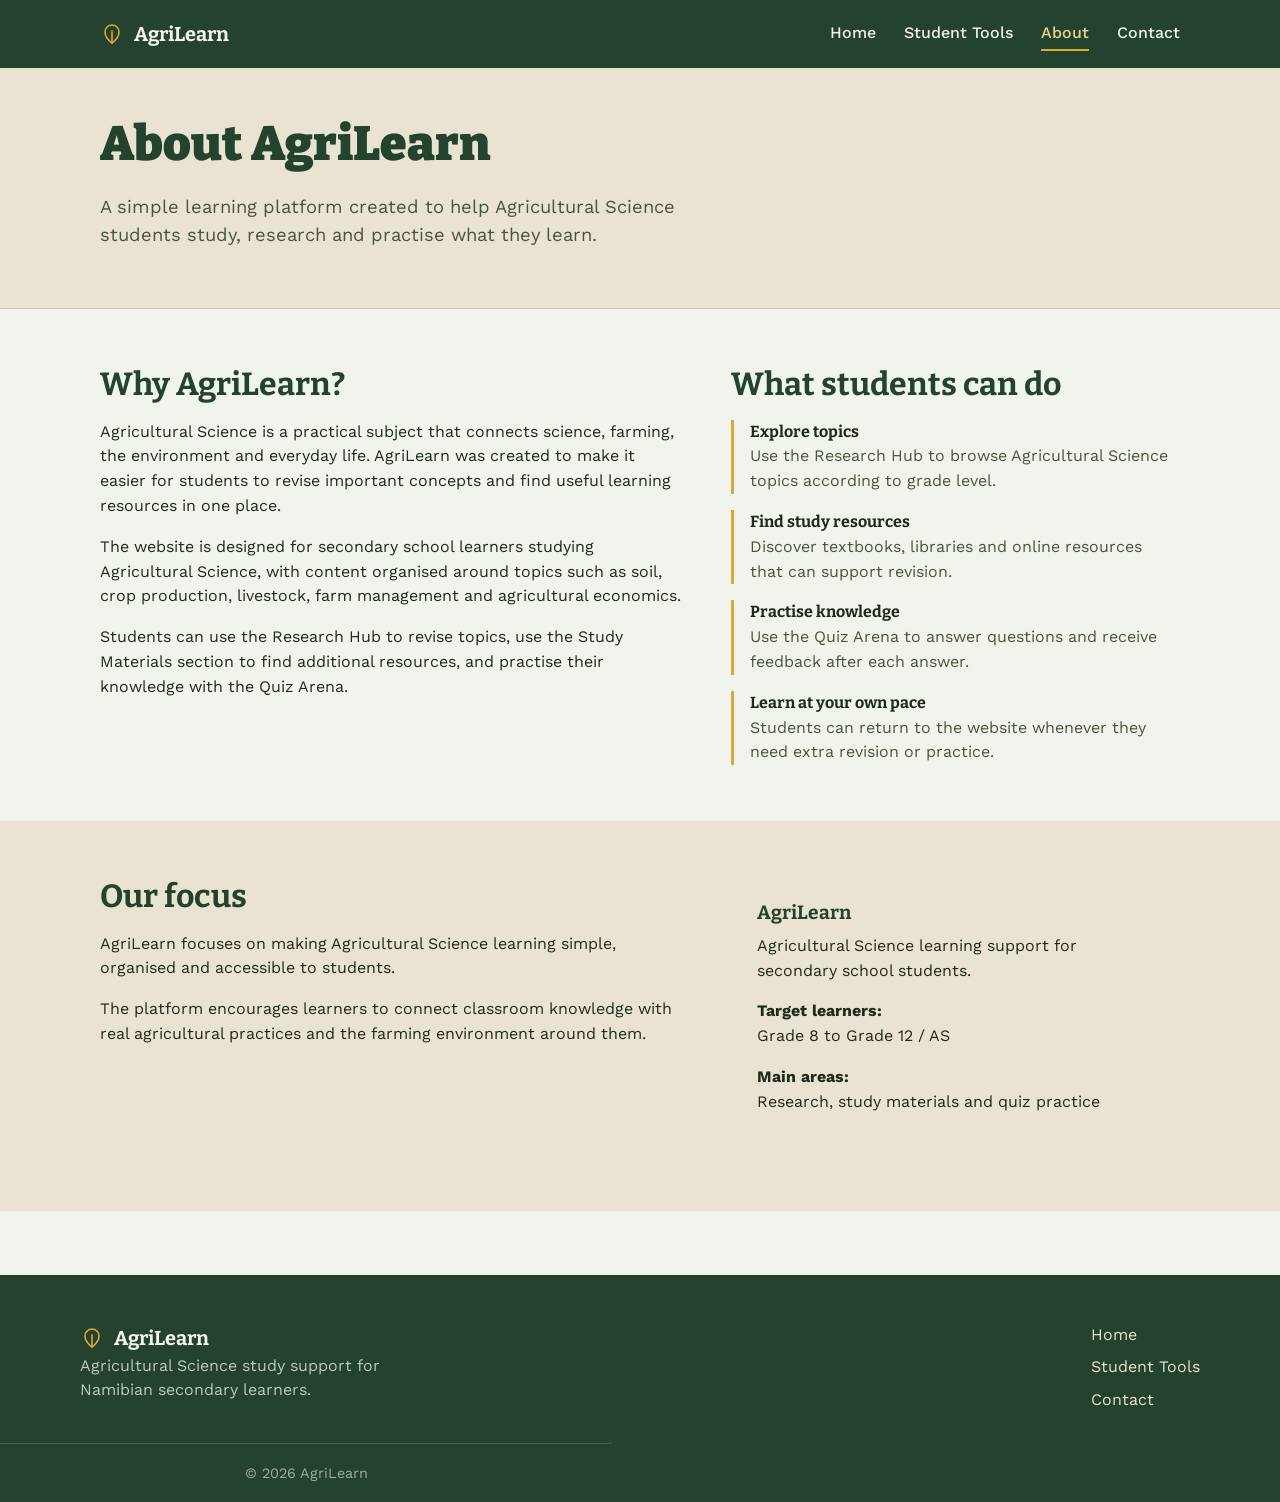
<file: about.html>
<!DOCTYPE html>
<html lang="en">

<head>

<meta charset="UTF-8">

<meta name="viewport" content="width=device-width, initial-scale=1.0">

<title>About - AgriLearn</title>

<link rel="stylesheet" href="css/style.css">

</head>


<body>


<header class="site-header">

<div class="container header-inner">


<a href="index.html" class="logo">

<svg class="logo-icon"
viewBox="0 0 24 24"
fill="none"
stroke="currentColor"
stroke-width="1.6"
stroke-linecap="round"
stroke-linejoin="round">

<path d="M12 21c-4-3-7-7-7-11a7 7 0 0 1 14 0c0 4-3 8-7 11Z"/>

<path d="M12 21V9"/>

</svg>

<span>AgriLearn</span>

</a>


<button class="nav-toggle"
id="navToggle"
aria-expanded="false"
aria-label="Open menu">

<span></span>
<span></span>
<span></span>

</button>


<nav class="primary-nav" id="primaryNav">

<ul>

<li>
<a href="index.html">Home</a>
</li>

<li>
<a href="student-tools.html">Student Tools</a>
</li>

<li>
<a href="about.html" aria-current="page">About</a>
</li>

<li>
<a href="contact.html">Contact</a>
</li>

</ul>

</nav>


</div>

</header>



<main>


<section class="page-head">

<div class="container">

<h1>About AgriLearn</h1>

<p class="lede">
A simple learning platform created to help
Agricultural Science students study, research
and practise what they learn.
</p>

</div>

</section>



<section>

<div class="container">


<div class="about-grid">


<div>


<h2>
Why AgriLearn?
</h2>


<p>
Agricultural Science is a practical subject that
connects science, farming, the environment and
everyday life. AgriLearn was created to make it
easier for students to revise important concepts
and find useful learning resources in one place.
</p>


<p>
The website is designed for secondary school
learners studying Agricultural Science, with
content organised around topics such as soil,
crop production, livestock, farm management
and agricultural economics.
</p>


<p>
Students can use the Research Hub to revise
topics, use the Study Materials section to find
additional resources, and practise their knowledge
with the Quiz Arena.
</p>


</div>



<div>


<h2>
What students can do
</h2>


<ul class="about-list">


<li>

<strong>
Explore topics
</strong>

Use the Research Hub to browse Agricultural
Science topics according to grade level.

</li>


<li>

<strong>
Find study resources
</strong>

Discover textbooks, libraries and online
resources that can support revision.

</li>


<li>

<strong>
Practise knowledge
</strong>

Use the Quiz Arena to answer questions and
receive feedback after each answer.

</li>


<li>

<strong>
Learn at your own pace
</strong>

Students can return to the website whenever
they need extra revision or practice.

</li>


</ul>


</div>


</div>


</div>

</section>



<section class="section-alt">


<div class="container">


<div class="about-grid">


<div>


<h2>
Our focus
</h2>


<p>
AgriLearn focuses on making Agricultural Science
learning simple, organised and accessible to
students.
</p>


<p>
The platform encourages learners to connect
classroom knowledge with real agricultural
practices and the farming environment around
them.
</p>


</div>



<div class="credit-box">


<h3>
AgriLearn
</h3>


<p>
Agricultural Science learning support for
secondary school students.
</p>


<p>
<strong>Target learners:</strong><br>
Grade 8 to Grade 12 / AS
</p>


<p>
<strong>Main areas:</strong><br>
Research, study materials and quiz practice
</p>


</div>


</div>


</div>

</section>


</main>



<footer class="site-footer">


<div class="container footer-inner">


<div>


<a href="index.html" class="logo">

<svg class="logo-icon"
viewBox="0 0 24 24"
fill="none"
stroke="currentColor"
stroke-width="1.6"
stroke-linecap="round"
stroke-linejoin="round">

<path d="M12 21c-4-3-7-7-7-11a7 7 0 0 1 14 0c0 4-3 8-7 11Z"/>

<path d="M12 21V9"/>

</svg>

<span>AgriLearn</span>

</a>


<p>
Agricultural Science study support for
Namibian secondary learners.
</p>


</div>



<nav class="footer-nav">


<a href="index.html">
Home
</a>


<a href="student-tools.html">
Student Tools
</a>


<a href="contact.html">
Contact
</a>


</nav>


</div>



<p class="footer-bottom">

© <span id="year"></span> AgriLearn

</p>


</footer>



<script src="js/main.js"></script>


</body>

</html>
</file>
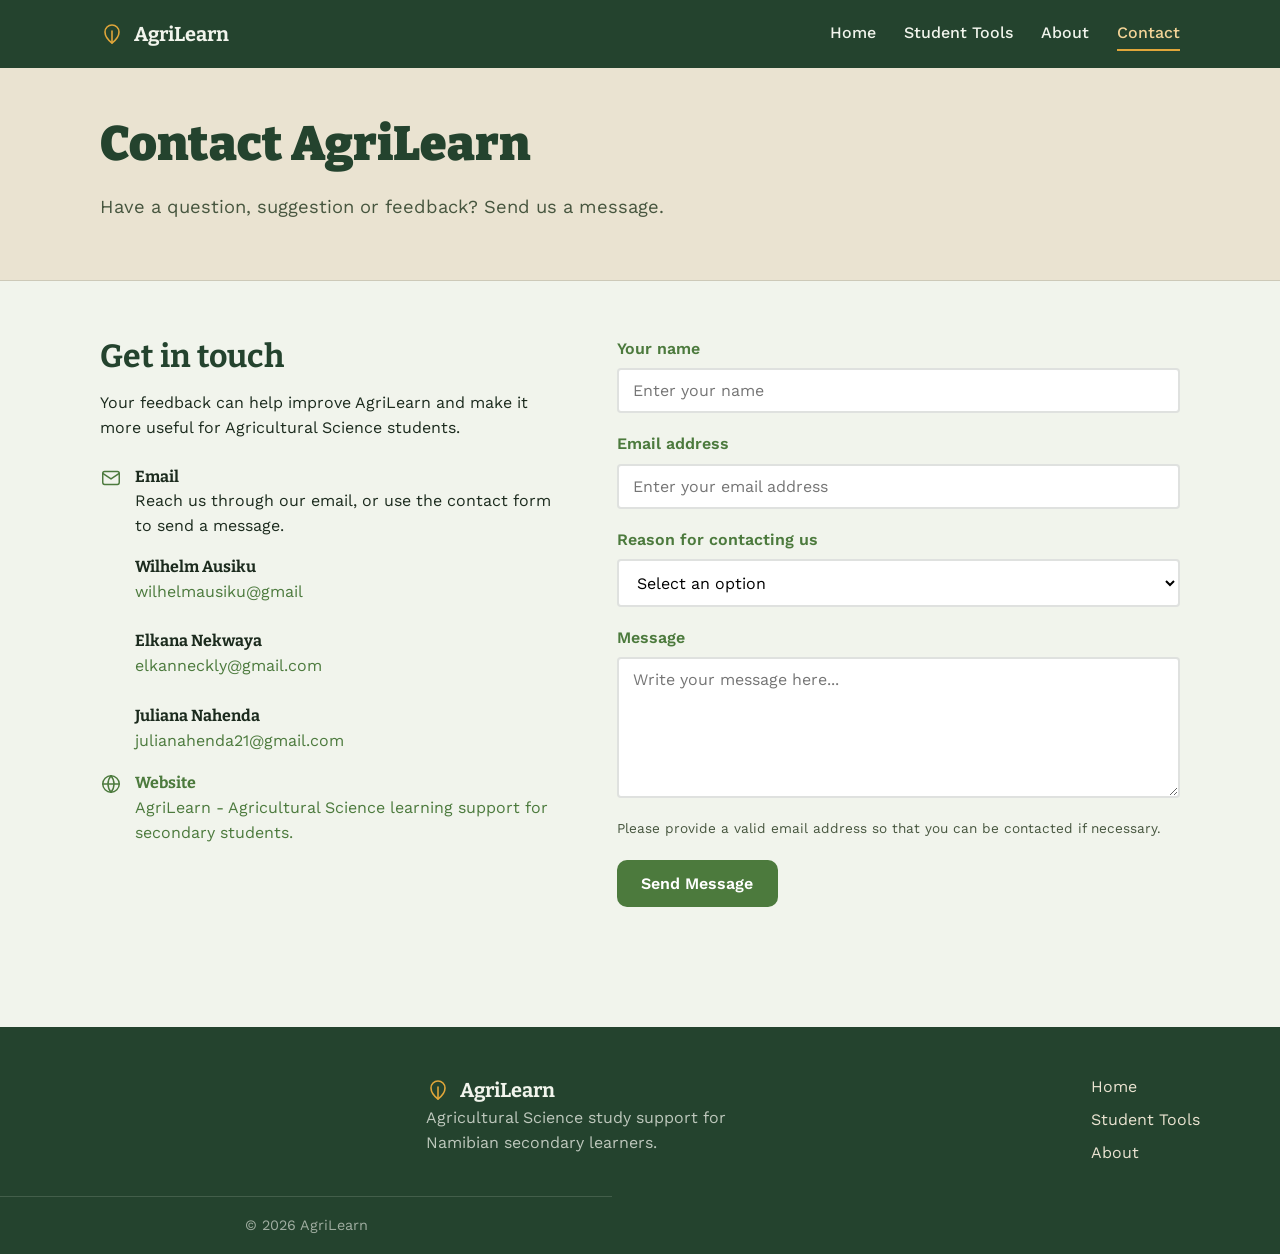
<file: contact.html>
<!DOCTYPE html>
<html lang="en">

<head>

<meta charset="UTF-8">

<meta name="viewport" content="width=device-width, initial-scale=1.0">

<title>Contact - AgriLearn</title>

<link rel="stylesheet" href="css/style.css">

</head>


<body>


<header class="site-header">

<div class="container header-inner">


<a href="index.html" class="logo">

<svg class="logo-icon"
viewBox="0 0 24 24"
fill="none"
stroke="currentColor"
stroke-width="1.6"
stroke-linecap="round"
stroke-linejoin="round">

<path d="M12 21c-4-3-7-7-7-11a7 7 0 0 1 14 0c0 4-3 8-7 11Z"/>

<path d="M12 21V9"/>

</svg>

<span>AgriLearn</span>

</a>


<button class="nav-toggle"
id="navToggle"
aria-expanded="false"
aria-label="Open menu">

<span></span>
<span></span>
<span></span>

</button>


<nav class="primary-nav" id="primaryNav">

<ul>

<li>
<a href="index.html">Home</a>
</li>

<li>
<a href="student-tools.html">Student Tools</a>
</li>

<li>
<a href="about.html">About</a>
</li>

<li>
<a href="contact.html" aria-current="page">Contact</a>
</li>

</ul>

</nav>


</div>

</header>



<main>


<section class="page-head">

<div class="container">

<h1>Contact AgriLearn</h1>

<p class="lede">
Have a question, suggestion or feedback?
Send us a message.
</p>

</div>

</section>



<section>


<div class="container">


<div class="contact-grid">


<div>


<h2>
Get in touch
</h2>


<p>
Your feedback can help improve AgriLearn and
make it more useful for Agricultural Science
students.
</p>


<ul class="contact-info-list">


<li>

<svg viewBox="0 0 24 24"
fill="none"
stroke="currentColor"
stroke-width="1.6"
stroke-linecap="round"
stroke-linejoin="round">

<rect x="3" y="5" width="18" height="14" rx="2"/>

<path d="m3 7 9 6 9-6"/>

</svg>


<div>

<strong>Email</strong>

<p>
Reach us through our email, or use the contact form to send a message.
</p>
  <strong>Wilhelm Ausiku</strong>
<a href="mailto:wilhelmausiku@gmail.com"> wilhelmausiku@gmail </a>
  <br></br>
  <strong>Elkana Nekwaya</strong>
 <a href="mailto:elkanneckly@gmail.com"> elkanneckly@gmail.com</a>
  <br></br>
  <strong>Juliana Nahenda</strong>
  <a href="mailto:julianahenda21@gmail.com"> julianahenda21@gmail.com
</div>
</li>

<li>
<svg viewBox="0 0 24 24"
fill="none"
stroke="currentColor"
stroke-width="1.6"
stroke-linecap="round"
stroke-linejoin="round">

<circle cx="12" cy="12" r="9"/>

<path d="M3 12h18"/>

<path d="M12 3a14 14 0 0 1 0 18"/>

<path d="M12 3a14 14 0 0 0 0 18"/>

</svg>


<div>

<strong>Website</strong>

<p>
AgriLearn - Agricultural Science learning
support for secondary students.
</p>

</div>

</li>


</ul>


</div>



<div>


<form id="contactForm">


<div class="form-group">

<label for="contactName">
Your name
</label>

<input
type="text"
id="contactName"
name="name"
placeholder="Enter your name"
required>

</div>



<div class="form-group">

<label for="contactEmail">
Email address
</label>

<input
type="email"
id="contactEmail"
name="email"
placeholder="Enter your email address"
required>

</div>



<div class="form-group">

<label for="contactTopic">
Reason for contacting us
</label>

<select id="contactTopic"
name="topic"
required>

<option value="">
Select an option
</option>

<option value="Question">
Question
</option>

<option value="Suggestion">
Suggestion
</option>

<option value="Feedback">
Feedback
</option>

<option value="Other">
Other
</option>

</select>

</div>



<div class="form-group">

<label for="contactMessage">
Message
</label>

<textarea
id="contactMessage"
name="message"
rows="6"
placeholder="Write your message here..."
required></textarea>

</div>



<p class="form-note">
Please provide a valid email address so that
you can be contacted if necessary.
</p>



<button type="submit"
class="btn btn-leaf">

Send Message

</button>



<div id="formStatus"
class="form-status">

</div>


</form>


</div>


</div>


</div>

</section>


</main>



<footer class="site-footer">


<div class="container footer-inner">


<div>


<a href="index.html" class="logo">

<svg class="logo-icon"
viewBox="0 0 24 24"
fill="none"
stroke="currentColor"
stroke-width="1.6"
stroke-linecap="round"
stroke-linejoin="round">

<path d="M12 21c-4-3-7-7-7-11a7 7 0 0 1 14 0c0 4-3 8-7 11Z"/>

<path d="M12 21V9"/>

</svg>

<span>AgriLearn</span>

</a>


<p>
Agricultural Science study support for
Namibian secondary learners.
</p>


</div>



<nav class="footer-nav">


<a href="index.html">
Home
</a>


<a href="student-tools.html">
Student Tools
</a>


<a href="about.html">
About
</a>


</nav>


</div>



<p class="footer-bottom">

© <span id="year"></span> AgriLearn

</p>


</footer>



<script src="js/main.js"></script>


</body>

</html>
</file>
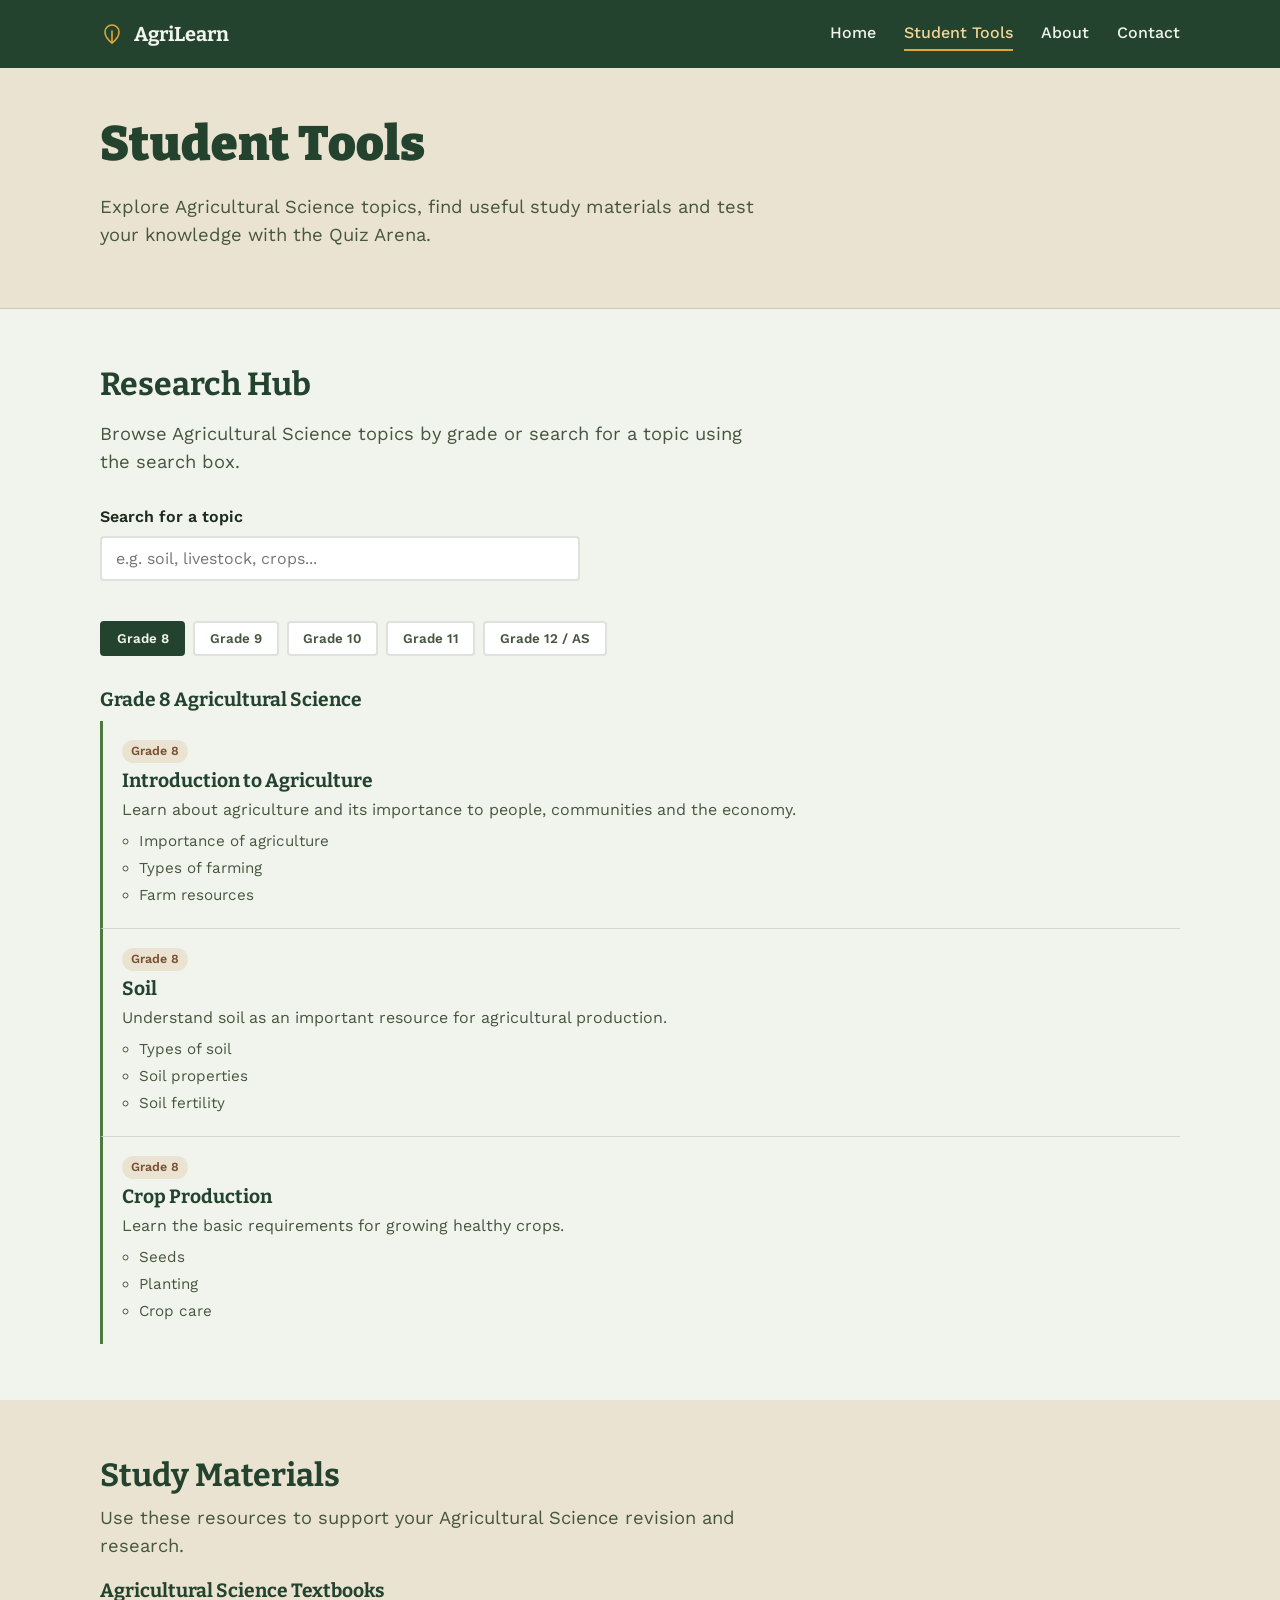
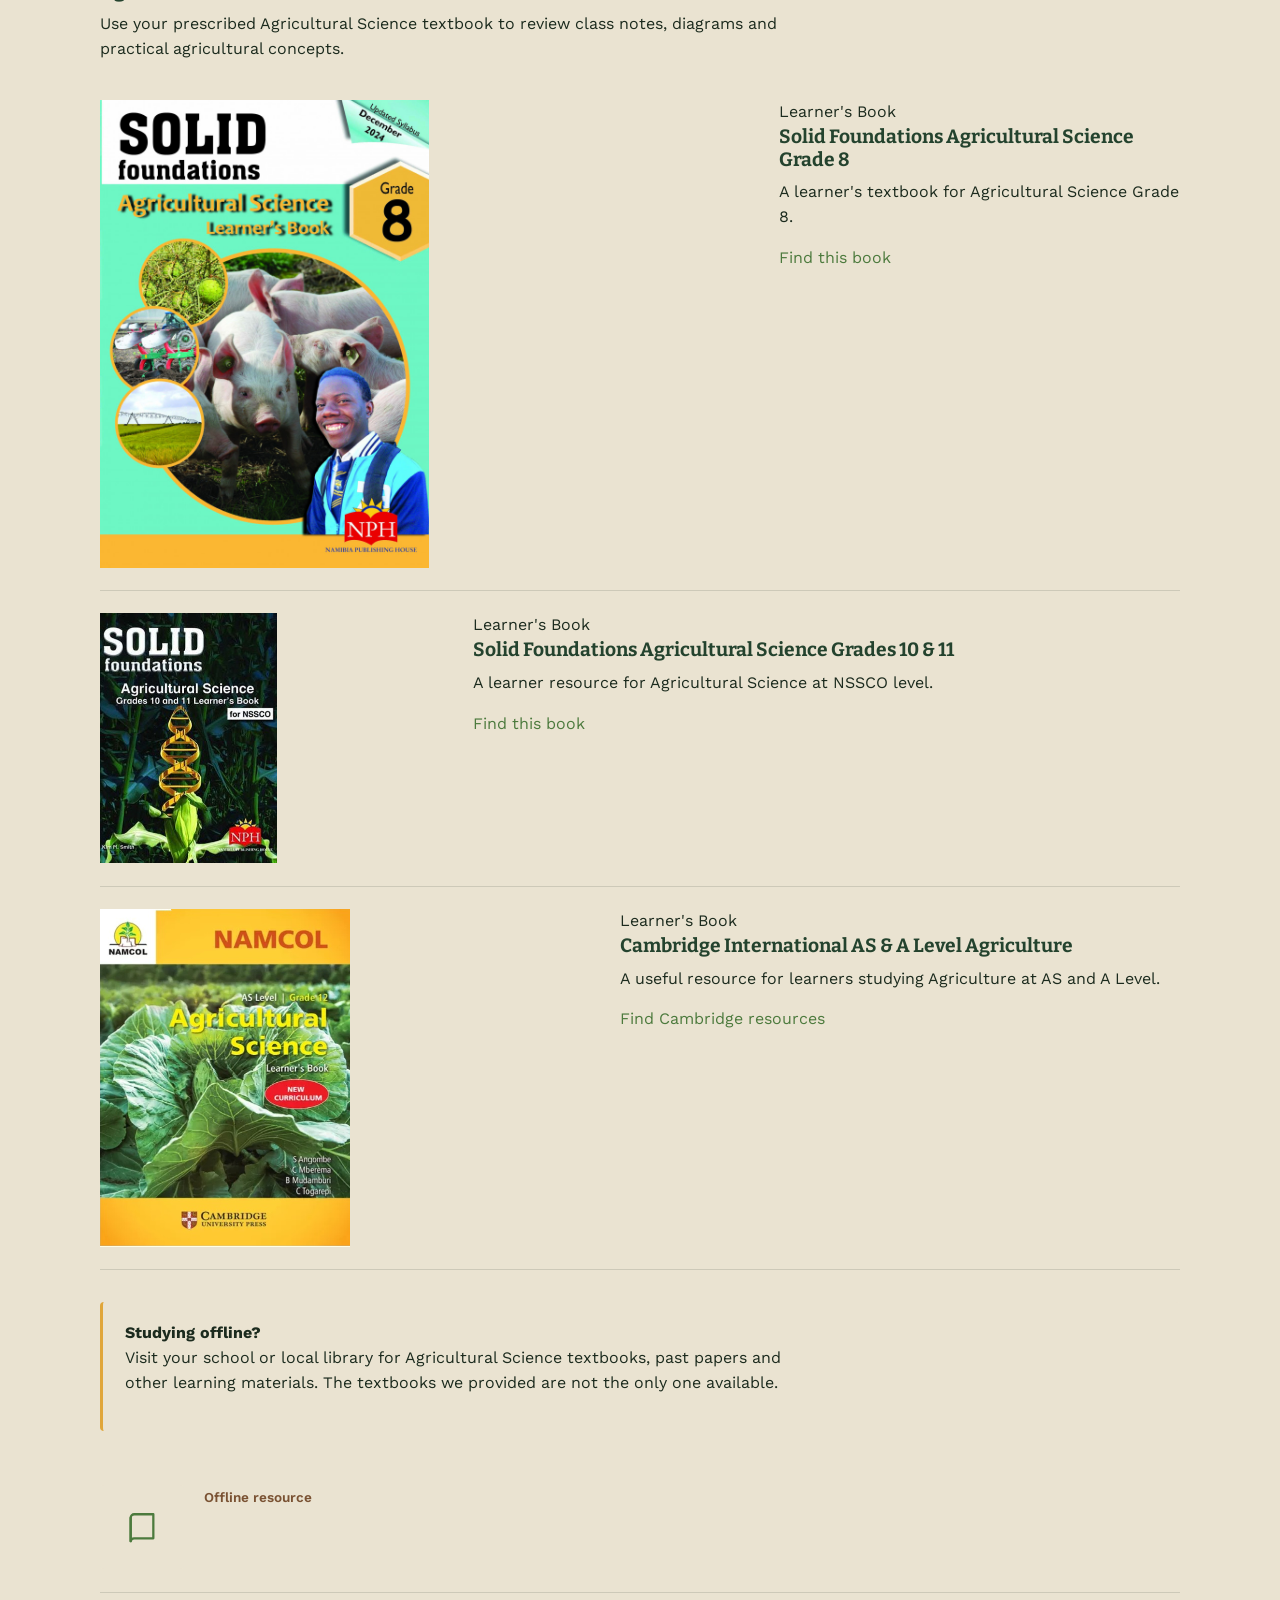
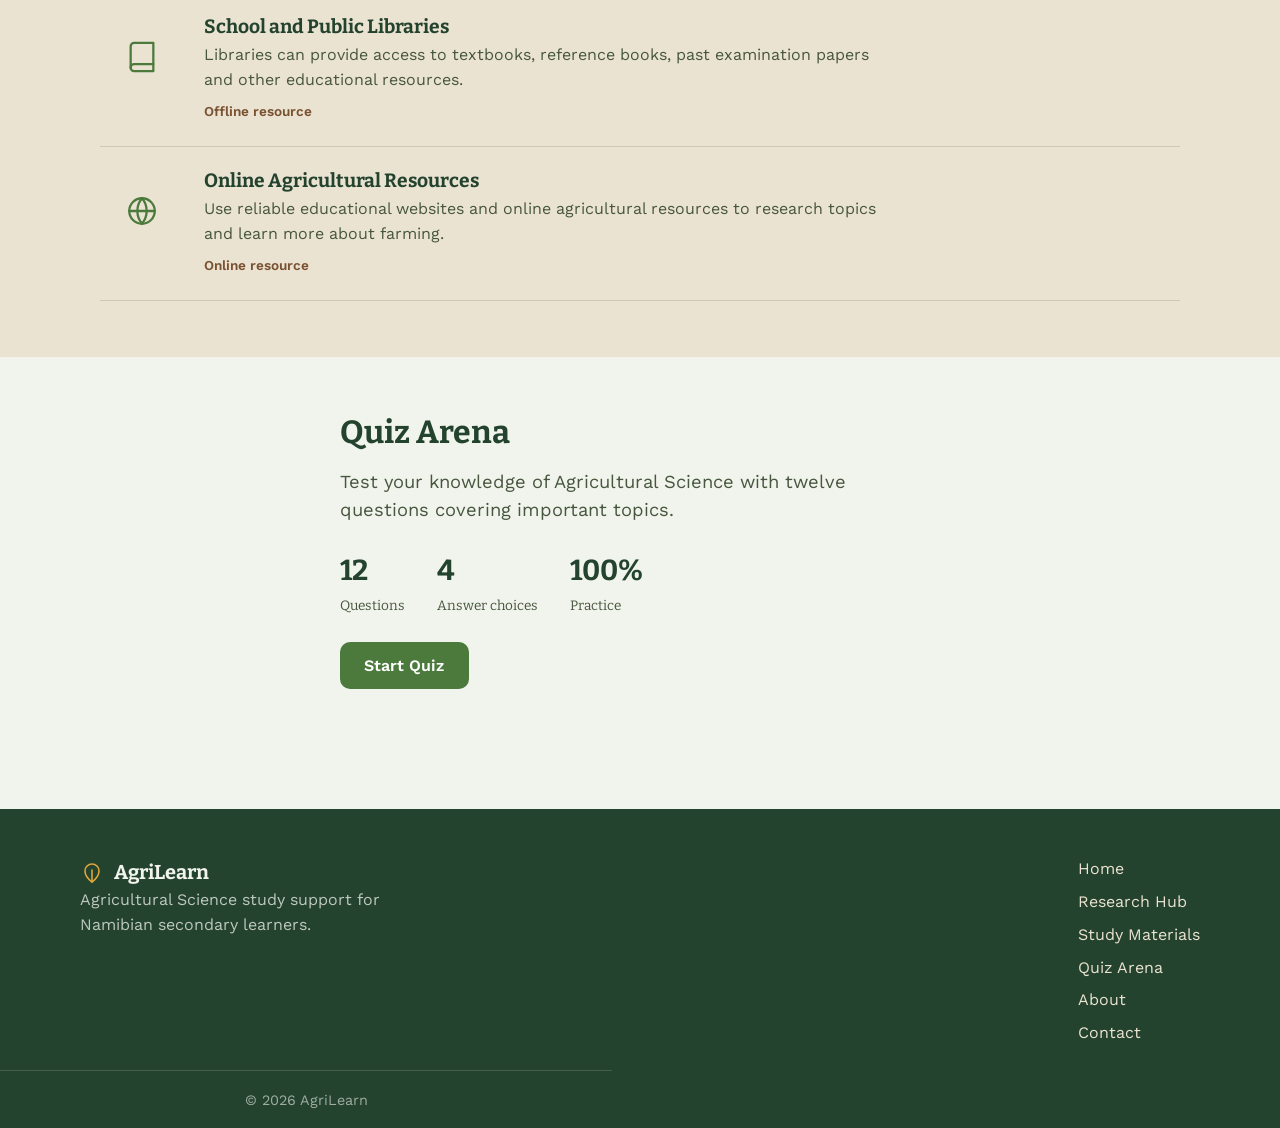
<file: student-tools.html>
<!DOCTYPE html>
<html lang="en">

<head>

<meta charset="UTF-8">

<meta name="viewport" content="width=device-width, initial-scale=1.0">

<title>Student Tools - AgriLearn</title>

<link rel="stylesheet" href="css/style.css">

</head>


<body>


<header class="site-header">

<div class="container header-inner">


<a href="index.html" class="logo">

<svg class="logo-icon"
viewBox="0 0 24 24"
fill="none"
stroke="currentColor"
stroke-width="1.6"
stroke-linecap="round"
stroke-linejoin="round">

<path d="M12 21c-4-3-7-7-7-11a7 7 0 0 1 14 0c0 4-3 8-7 11Z"/>

<path d="M12 21V9"/>

</svg>

<span>AgriLearn</span>

</a>


<button class="nav-toggle"
id="navToggle"
aria-expanded="false"
aria-label="Open menu">

<span></span>
<span></span>
<span></span>

</button>


<nav class="primary-nav" id="primaryNav">

<ul>

<li>
<a href="index.html">Home</a>
</li>

<li>
<a href="student-tools.html" aria-current="page">
Student Tools
</a>
</li>

<li>
<a href="about.html">About</a>
</li>

<li>
<a href="contact.html">Contact</a>
</li>

</ul>

</nav>


</div>

</header>



<main>


<section class="page-head">

<div class="container">

<h1>Student Tools</h1>

<p class="lede">
Explore Agricultural Science topics, find useful
study materials and test your knowledge with
the Quiz Arena.
</p>

</div>

</section>



<section id="research">

<div class="container">

<h2>Research Hub</h2>

<p class="lede">
Browse Agricultural Science topics by grade or
search for a topic using the search box.
</p>


<div class="hub-search">

<label for="topicSearch">
Search for a topic
</label>

<input
type="text"
id="topicSearch"
placeholder="e.g. soil, livestock, crops..."
>

</div>



<div class="grade-tabs">

<button class="grade-tab active"
data-grade="grade8"
aria-selected="true">

Grade 8

</button>


<button class="grade-tab"
data-grade="grade9"
aria-selected="false">

Grade 9

</button>


<button class="grade-tab"
data-grade="grade10"
aria-selected="false">

Grade 10

</button>


<button class="grade-tab"
data-grade="grade11"
aria-selected="false">

Grade 11

</button>


<button class="grade-tab"
data-grade="grade12"
aria-selected="false">

Grade 12 / AS

</button>

</div>



<div id="hubEmpty" class="hub-empty">

No topics were found. Try another search.

</div>



<div class="grade-panel"
data-panel="grade8">


<h3>Grade 8 Agricultural Science</h3>


<ul class="topic-list">


<li class="topic-item">

<span class="topic-grade-tag">
Grade 8
</span>

<h3>Introduction to Agriculture</h3>

<p>
Learn about agriculture and its importance
to people, communities and the economy.
</p>

<ul class="topic-subtopics">

<li>Importance of agriculture</li>
<li>Types of farming</li>
<li>Farm resources</li>

</ul>

</li>


<li class="topic-item">

<span class="topic-grade-tag">
Grade 8
</span>

<h3>Soil</h3>

<p>
Understand soil as an important resource
for agricultural production.
</p>

<ul class="topic-subtopics">

<li>Types of soil</li>
<li>Soil properties</li>
<li>Soil fertility</li>

</ul>

</li>


<li class="topic-item">

<span class="topic-grade-tag">
Grade 8
</span>

<h3>Crop Production</h3>

<p>
Learn the basic requirements for growing
healthy crops.
</p>

<ul class="topic-subtopics">

<li>Seeds</li>
<li>Planting</li>
<li>Crop care</li>

</ul>

</li>


</ul>

</div>



<div class="grade-panel"
data-panel="grade9"
hidden>


<h3>Grade 9 Agricultural Science</h3>


<ul class="topic-list">


<li class="topic-item">

<span class="topic-grade-tag">
Grade 9
</span>

<h3>Crop Production</h3>

<p>
Explore crop growth and the practices used
to improve agricultural production.
</p>

<ul class="topic-subtopics">

<li>Crop growth</li>
<li>Weeds</li>
<li>Pests and diseases</li>

</ul>

</li>


<li class="topic-item">

<span class="topic-grade-tag">
Grade 9
</span>

<h3>Livestock Production</h3>

<p>
Learn the basic principles of keeping
farm animals.
</p>

<ul class="topic-subtopics">

<li>Types of livestock</li>
<li>Animal housing</li>
<li>Animal nutrition</li>

</ul>

</li>


<li class="topic-item">

<span class="topic-grade-tag">
Grade 9
</span>

<h3>Farm Management</h3>

<p>
Understand how farmers organise and manage
their farm resources.
</p>

<ul class="topic-subtopics">

<li>Farm planning</li>
<li>Farm records</li>
<li>Farm resources</li>

</ul>

</li>


</ul>

</div>



<div class="grade-panel"
data-panel="grade10"
hidden>


<h3>Grade 10 Agricultural Science</h3>


<ul class="topic-list">


<li class="topic-item">

<span class="topic-grade-tag">
Grade 10
</span>

<h3>Soil Science</h3>

<p>
Study soil properties and how soil supports
plant growth.
</p>

<ul class="topic-subtopics">

<li>Soil profile</li>
<li>Soil texture</li>
<li>Soil structure</li>
<li>Soil conservation</li>

</ul>

</li>


<li class="topic-item">

<span class="topic-grade-tag">
Grade 10
</span>

<h3>Crop Production</h3>

<p>
Study crop production practices from planting
to harvesting.
</p>

<ul class="topic-subtopics">

<li>Crop selection</li>
<li>Planting methods</li>
<li>Crop protection</li>
<li>Harvesting</li>

</ul>

</li>


<li class="topic-item">

<span class="topic-grade-tag">
Grade 10
</span>

<h3>Animal Production</h3>

<p>
Learn about the management and production
of farm animals.
</p>

<ul class="topic-subtopics">

<li>Animal nutrition</li>
<li>Breeding</li>
<li>Animal health</li>

</ul>

</li>


</ul>

</div>



<div class="grade-panel"
data-panel="grade11"
hidden>


<h3>Grade 11 Agricultural Science</h3>


<ul class="topic-list">


<li class="topic-item">

<span class="topic-grade-tag">
Grade 11
</span>

<h3>Sustainable Agriculture</h3>

<p>
Explore ways of producing food while protecting
natural resources for future generations.
</p>

<ul class="topic-subtopics">

<li>Soil conservation</li>
<li>Water conservation</li>
<li>Environmental protection</li>

</ul>

</li>


<li class="topic-item">

<span class="topic-grade-tag">
Grade 11
</span>

<h3>Farm Economics</h3>

<p>
Understand basic economic principles used
in agricultural production.
</p>

<ul class="topic-subtopics">

<li>Farm income</li>
<li>Farm expenses</li>
<li>Profit and loss</li>

</ul>

</li>


<li class="topic-item">

<span class="topic-grade-tag">
Grade 11
</span>

<h3>Agricultural Marketing</h3>

<p>
Learn how agricultural products move from
the farmer to the consumer.
</p>

<ul class="topic-subtopics">

<li>Markets</li>
<li>Pricing</li>
<li>Value addition</li>

</ul>

</li>


</ul>

</div>



<div class="grade-panel"
data-panel="grade12"
hidden>


<h3>Grade 12 / AS Agricultural Science</h3>


<ul class="topic-list">


<li class="topic-item">

<span class="topic-grade-tag">
Grade 12 / AS
</span>

<h3>Crop Science</h3>

<p>
Study advanced crop production principles
and factors affecting crop performance.
</p>

<ul class="topic-subtopics">

<li>Crop improvement</li>
<li>Plant nutrition</li>
<li>Crop protection</li>
<li>Crop management</li>

</ul>

</li>


<li class="topic-item">

<span class="topic-grade-tag">
Grade 12 / AS
</span>

<h3>Animal Science</h3>

<p>
Explore animal production, nutrition,
breeding and health.
</p>

<ul class="topic-subtopics">

<li>Animal nutrition</li>
<li>Animal breeding</li>
<li>Animal health</li>
<li>Livestock management</li>

</ul>

</li>


<li class="topic-item">

<span class="topic-grade-tag">
Grade 12 / AS
</span>

<h3>Agricultural Economics</h3>

<p>
Understand economic decision-making in
agricultural production.
</p>

<ul class="topic-subtopics">

<li>Production costs</li>
<li>Farm budgeting</li>
<li>Marketing</li>
<li>Farm profitability</li>

</ul>

</li>


</ul>

</div>


</div>

</section>



<section id="materials" class="section-alt resource-section">

<div class="container">


<h2>Study Materials</h2>

<p class="lede">
Use these resources to support your Agricultural
Science revision and research.
</p>

<h3>Agricultural Science Textbooks</h3>
<p>
Use your prescribed Agricultural Science textbook
to review class notes, diagrams and practical
agricultural concepts.
</p>
    
<div class="resource-card">
    <div class="resource-image">
        <img
            src="images/solid-foundations8-learner's-book.jpeg"
            alt="Solid Foundations Agricultural Science Grade 8 Learner's Book"
            onerror="handleImgError(this)" >
    </div>
    <div class="resource-content">
        <span class="resource-type">Learner's Book</span>

        <h3>Solid Foundations Agricultural Science Grade 8</h3>
        <p>
            A learner's textbook for Agricultural Science Grade 8.
        </p>
        <a
            href="https://www.nph.com.na/books/solid-foundations-agricultural-science-grade-8-learners-book/1185"
            target="_blank"
            rel="noopener"
            class="text-link">
            Find this book
        </a>
    </div>
</div>

<div class="resource-card">
    <div class="resource-image">
        <img
            src="images/solidfoundations 10-11-learner'sbook.jpeg"
            alt="Solid Foundations Agricultural Science Grades 10 and 11 Learner's Book"
            onerror="handleImgError(this)" >
    </div>

    <div class="resource-content">
        <span class="resource-type">Learner's Book</span>
        <h3>Solid Foundations Agricultural Science Grades 10 &amp; 11</h3>
        <p>
            A learner resource for Agricultural Science at NSSCO level.
        </p>
        <a
            href="https://www.nph.com.na/products/schools?subjects%5B%5D=Agricultural%20Science"
            target="_blank"
            rel="noopener"
            class="text-link">
            Find this book
        </a>
    </div>
</div>

<div class="resource-card">
    <div class="resource-image">
        <img
            src="images/cambridge-as-level.jpg"
            alt="Cambridge International AS and A Level Agriculture Learner's Book"
            onerror="handleImgError(this)" >
    </div>

    <div class="resource-content">
        <span class="resource-type">Learner's Book</span>
        <h3>Cambridge International AS &amp; A Level Agriculture</h3>
        <p>
            A useful resource for learners studying Agriculture at AS and A Level.
        </p>
        <a
            href="https://www.cambridge.org/"
            target="_blank"
            rel="noopener"
            class="text-link">
            Find Cambridge resources
        </a>
    </div>
</div>

<div class="offline-note">

<strong>Studying offline?</strong>

<p>
Visit your school or local library for Agricultural
Science textbooks, past papers and other learning
materials. The textbooks we provided are not the only one available.
</p>
</div>

<ul class="resource-list">
<li class="resource-card">
    
<div class="resource-icon">

<svg viewBox="0 0 24 24"
fill="none"
stroke="currentColor"
stroke-width="1.6"
stroke-linecap="round"
stroke-linejoin="round">

<path d="M4 5.5A2.5 2.5 0 0 1 6.5 3H20v17H6.5A2.5 2.5 0 0 0 4 22V5.5Z"/>

<path d="M4 5.5V22"/>

</svg>

</div>

<div class="resource-body">

<span class="resource-meta">
Offline resource
</span>

</div>


</li>



<li class="resource-card">


<div class="resource-icon">

<svg viewBox="0 0 24 24"
fill="none"
stroke="currentColor"
stroke-width="1.6"
stroke-linecap="round"
stroke-linejoin="round">

<path d="M4 19.5A2.5 2.5 0 0 1 6.5 17H20"/>

<path d="M6.5 2H20v20H6.5A2.5 2.5 0 0 1 4 19.5v-15A2.5 2.5 0 0 1 6.5 2Z"/>

</svg>

</div>


<div class="resource-body">

<h3>School and Public Libraries</h3>

<p>
Libraries can provide access to textbooks,
reference books, past examination papers and
other educational resources.
</p>

<span class="resource-meta">
Offline resource
</span>

</div>


</li>



<li class="resource-card">


<div class="resource-icon">

<svg viewBox="0 0 24 24"
fill="none"
stroke="currentColor"
stroke-width="1.6"
stroke-linecap="round"
stroke-linejoin="round">

<circle cx="12" cy="12" r="9"/>

<path d="M3 12h18"/>

<path d="M12 3a14 14 0 0 1 0 18"/>

<path d="M12 3a14 14 0 0 0 0 18"/>

</svg>

</div>


<div class="resource-body">

<h3>Online Agricultural Resources</h3>

<p>
Use reliable educational websites and online
agricultural resources to research topics and
learn more about farming.
</p>

<span class="resource-meta">
Online resource
</span>

</div>


</li>


</ul>


</div>

</section>



<section id="quiz">


<div class="container quiz-wrap">


<div class="quiz-intro">


<h2>Quiz Arena</h2>

<p class="lede">
Test your knowledge of Agricultural Science
with twelve questions covering important
topics.
</p>


<div class="quiz-stat-row">

<div class="quiz-stat">

<strong>12</strong>

<span>Questions</span>

</div>


<div class="quiz-stat">

<strong>4</strong>
<span>Answer choices</span>

</div>

<div class="quiz-stat">
<strong>100%</strong>
<span>Practice</span>

</div>
</div>
</div>

<div data-quiz-view="start"
class="is-active">

<button id="startQuizBtn"
class="btn btn-leaf">
Start Quiz
</button>

</div>

<div data-quiz-view="play">

<div class="quiz-progress">
<span id="quizProgressText">
Question 1 of 12
</span>

<span>
Quiz Arena
</span>
</div>

<div class="quiz-progress-bar">
<div id="quizProgressFill"
class="quiz-progress-fill">
</div>
</div>

<div class="quiz-card">

<h3 id="quizQuestion"
class="quiz-question">
Question
</h3>

<ul id="quizOptions"
class="quiz-options">
</ul>

<div id="quizFeedback"
class="quiz-feedback">
</div>

<div class="quiz-next-row">

<button id="nextQuestionBtn"
class="btn btn-leaf"
disabled>

Next question
</button>

</div>
</div>
</div>

<div data-quiz-view="results"
class="quiz-results">

<div class="quiz-score">
<span id="quizScoreValue">
0 / 12
</span>
</div>

<h2>
Quiz complete!
</h2>

<p id="quizResultMessage">
Well done!
</p>

<div class="quiz-results-actions">
<button id="restartQuizBtn"
class="btn btn-leaf">
Play Again
</button>

<button id="backToStartBtn"
class="btn btn-primary">
Back to Quiz
</button>

</div>
</div>
</div>
</section>
</main>

<footer class="site-footer">

<div class="container footer-inner">

<div>
<a href="index.html" class="logo">
<svg class="logo-icon"
viewBox="0 0 24 24"
fill="none"
stroke="currentColor"
stroke-width="1.6"
stroke-linecap="round"
stroke-linejoin="round">
<path d="M12 21c-4-3-7-7-7-11a7 7 0 0 1 14 0c0 4-3 8-7 11Z"/>
<path d="M12 21V9"/>
</svg>

<span>AgriLearn</span>
</a>

<p>
Agricultural Science study support for
Namibian secondary learners.
</p>
</div>

<nav class="footer-nav">
<a href="index.html">
Home
</a>

<a href="student-tools.html#research">
Research Hub
</a>

<a href="student-tools.html#materials">
Study Materials
</a>

<a href="student-tools.html#quiz">
Quiz Arena
</a>

<a href="about.html">
About
</a>

<a href="contact.html">
Contact
</a>
</nav>
</div>

<p class="footer-bottom">

© <span id="year"></span> AgriLearn

</p>
</footer>

<script src="js/main.js"></script>

</body>
</html>
</file>
<file: css/style.css>
@import url('https://fonts.googleapis.com/css2?family=Bitter:wght@500;700;900&family=Work+Sans:wght@400;500;600;700&display=swap');

:root {
  --paper: #f1f4ec;
  --paper-warm: #eae3d1;
  --ink: #1c2b1e;
  --ink-soft: #47563f;
  --forest: #24432e;
  --forest-light: #2f5a3b;
  --leaf: #4c7a3d;
  --leaf-light: #6fa05b;
  --millet: #e0a63a;
  --millet-light: #f3d497;
  --soil: #7a5233;
  --clay: #a8452f;
  --white: #ffffff;
  --line: rgba(28, 43, 30, 0.14);

  --font-head: 'Bitter', Georgia, 'Times New Roman', serif;
  --font-body: 'Work Sans', Arial, sans-serif;

  --container: 1120px;
  --radius-sm: 4px;
  --radius-md: 10px;
}


* {
  box-sizing: border-box;
}


html {
  scroll-behavior: smooth;
}


body {
  margin: 0;
  background: var(--paper);
  color: var(--ink);
  font-family: var(--font-body);
  font-size: 16px;
  line-height: 1.55;
}


img {
  max-width: 50%;
  display: block;
}


a {
  color: var(--leaf);
  text-decoration: none;
}


a:hover {
  text-decoration: underline;
}


button {
  font-family: inherit;
}


h1,
h2,
h3,
h4 {
  font-family: var(--font-head);
  color: var(--forest);
  line-height: 1.2;
  margin: 0 0 0.5em;
}


h1 {
  font-size: clamp(2rem, 4.5vw, 3rem);
  font-weight: 900; text-alignment: center;
}


h2 {
  font-size: clamp(1.5rem, 3vw, 2rem);
}


h3 {
  font-size: 1.2rem;
}


p {
  margin: 0 0 1em;
  max-width: 68ch;
}


.lede {
  font-size: 1.15rem;
  color: var(--ink-soft);
  max-width: 60ch;
}


.container {
  max-width: var(--container);
  margin: 0 auto;
  padding: 0 1.25rem;
}


section {
  padding: 3.5rem 0;
}


.section-alt {
  background: var(--paper-warm);
}


.btn {
  display: inline-flex;
  align-items: center;
  justify-content: center;
  padding: 0.75em 1.4em;
  border-radius: var(--radius-md);
  border: 2px solid transparent;
  font-weight: 600;
  font-size: 1rem;
  cursor: pointer;
  text-decoration: none;
  transition: 0.15s ease;
}


.btn-primary {
  background: var(--millet);
  color: var(--forest);
}


.btn-primary:hover {
  background: var(--millet-light);
  text-decoration: none;
}


.btn-outline {
  border-color: var(--paper);
  color: var(--paper);
}


.btn-outline:hover {
  background: rgba(241, 244, 236, 0.12);
  text-decoration: none;
}


.btn-leaf {
  background: var(--leaf);
  color: var(--white);
}


.btn-leaf:hover {
  background: var(--leaf-light);
  text-decoration: none;
}


.btn:disabled {
  opacity: 0.5;
  cursor: not-allowed;
}


.site-header {
  background: var(--forest);
  position: sticky;
  top: 0;
  z-index: 40;
}


.header-inner {
  display: flex;
  align-items: center;
  justify-content: space-between;
  min-height: 4.25rem;
}


.logo {
  display: flex;
  align-items: center;
  gap: 0.5em;
  color: var(--paper);
  font-family: var(--font-head);
  font-weight: 700;
  font-size: 1.25rem;
}


.logo:hover {
  text-decoration: none;
  color: var(--millet-light);
}


.logo-icon {
  width: 24px;
  height: 24px;
  color: var(--millet);
  flex-shrink: 0;
}


.primary-nav ul {
  list-style: none;
  margin: 0;
  padding: 0;
  display: flex;
  gap: 1.75rem;
}


.primary-nav a {
  color: var(--paper);
  font-weight: 500;
  padding: 0.4em 0;
  border-bottom: 2px solid transparent;
}


.primary-nav a:hover {
  text-decoration: none;
  border-bottom-color: var(--millet);
}


.primary-nav a[aria-current="page"] {
  border-bottom-color: var(--millet);
  color: var(--millet-light);
}


.nav-toggle {
  display: none;
  flex-direction: column;
  justify-content: center;
  gap: 5px;
  width: 40px;
  height: 40px;
  background: none;
  border: none;
  cursor: pointer;
}


.nav-toggle span {
  display: block;
  height: 2px;
  width: 24px;
  margin: 0 auto;
  background: var(--paper);
}


.site-footer {
  background: var(--forest);
  color: var(--paper-warm);
  margin-top: 4rem;
}


.footer-inner {
  display: flex;
  flex-wrap: wrap;
  gap: 2rem;
  justify-content: space-between;
  padding: 3rem 0 1.5rem;
}


.footer-inner p {
  color: rgba(241, 244, 236, 0.75);
  max-width: 32ch;
}


.footer-nav {
  display: flex;
  flex-direction: column;
  gap: 0.5em;
}


.footer-nav a {
  color: var(--paper-warm);
}


.footer-bottom {
  border-top: 1px solid rgba(241, 244, 236, 0.15);
  text-align: center;
  padding: 1.1rem 1.25rem;
  margin: 0;
  font-size: 0.9rem;
  color: rgba(241, 244, 236, 0.6);
}


.hero {
  position: relative;
  min-height: 78vh;
  display: flex;
  align-items: flex-end;
  overflow: hidden;

  background:
    linear-gradient(
      180deg,
      rgba(20, 32, 22, 0.35) 0%,
      rgba(18, 28, 19, 0.82) 100%
    ),
    url('../images/hero-poster.svg') center/cover no-repeat;
}


.hero-video {
  position: absolute;
  inset: 0;
  width: 100%;
  height: 100%;
  object-fit: cover;
  display: none;
}


.hero-video.is-ready {
  display: block;
}


.hero-content {
  position: relative;
  z-index: 2;
  color: var(--paper);
  padding: 3.5rem 0 4rem;
}


.hero-content h1 {
  color: var(--paper);
  max-width: 18ch;
}


.hero-content .lede {
  color: rgba(241, 244, 236, 0.88);
}


.hero-actions {
  display: flex;
  flex-wrap: wrap;
  gap: 0.9rem;
  margin-top: 1.6rem;
}


.feature-intro {
  padding: 4rem 0;
}


.feature-intro-head {
  max-width: 60ch;
  margin-bottom: 2.5rem;
}


.feature-grid {
  display: grid;
  grid-template-columns: repeat(3, 1fr);
  gap: 2.5rem;
}


.feature-item {
  border-top: 3px solid var(--leaf);
  padding-top: 1.1rem;
}


.feature-item .icon {
  width: 30px;
  height: 30px;
  color: var(--leaf);
  margin-bottom: 0.8rem;
}


.feature-item a {
  font-weight: 600;
}


.grade-strip {
  background: var(--forest);
  color: var(--paper);
}


.grade-strip h2 {
  color: var(--paper);
}


.grade-strip .lede {
  color: rgba(241, 244, 236, 0.82);
}


.grade-chip-row {
  display: flex;
  flex-wrap: wrap;
  gap: 0.6rem;
  margin-top: 1.5rem;
}


.grade-chip {
  border: 1px solid rgba(241, 244, 236, 0.35);
  border-radius: 999px;
  padding: 0.4em 1em;
  font-size: 0.92rem;
  color: var(--paper-warm);
}


.page-head {
  background: var(--paper-warm);
  padding: 3rem 0 2.5rem;
  border-bottom: 1px solid var(--line);
}


.page-head h1 {
  margin-bottom: 0.4em;
}


.hub-search {
  margin-top: 1.75rem;
  max-width: 30rem;
}


.hub-search label {
  display: block;
  font-weight: 600;
  margin-bottom: 0.4em;
}


.hub-search input {
  width: 100%;
  padding: 0.7em 0.9em;
  border: 2px solid var(--line);
  border-radius: var(--radius-sm);
  font-size: 1rem;
  font-family: inherit;
  background: var(--white);
}


.hub-search input:focus {
  border-color: var(--leaf);
  outline: none;
}


.grade-tabs {
  display: flex;
  flex-wrap: wrap;
  gap: 0.5rem;
  margin: 2.5rem 0 2rem;
}


.grade-tab {
  background: var(--white);
  border: 2px solid var(--line);
  color: var(--ink-soft);
  padding: 0.6em 1.1em;
  border-radius: var(--radius-sm);
  font-weight: 600;
  cursor: pointer;
}


.grade-tab:hover {
  border-color: var(--leaf-light);
}


.grade-tab.active {
  background: var(--forest);
  border-color: var(--forest);
  color: var(--paper);
}


.topic-list {
  list-style: none;
  margin: 0;
  padding: 0;
}


.topic-item {
  border-left: 3px solid var(--leaf);
  border-bottom: 1px solid var(--line);
  padding: 1.1rem 0 1.1rem 1.2rem;
}


.topic-item:last-child {
  border-bottom: none;
}


.topic-item h3 {
  margin-bottom: 0.3em;
}


.topic-grade-tag {
  display: inline-block;
  font-size: 0.78rem;
  font-weight: 600;
  color: var(--soil);
  background: var(--paper-warm);
  border-radius: 999px;
  padding: 0.15em 0.7em;
  margin-bottom: 0.5em;
}


.topic-item p {
  color: var(--ink-soft);
  margin-bottom: 0.5em;
}


.topic-subtopics {
  margin: 0.4em 0 0;
  padding-left: 1.1em;
  color: var(--ink-soft);
  font-size: 0.95rem;
}


.topic-subtopics li {
  margin-bottom: 0.2em;
}


.grade-panel[hidden] {
  display: none;
}


.hub-empty {
  display: none;
  padding: 2rem 0;
  color: var(--ink-soft);
  font-style: italic;
}


.hub-empty.is-visible {
  display: block;
}


.resource-section h2 {
  margin-bottom: 0.3em;
}


.resource-list {
  list-style: none;
  margin: 0;
  padding: 0;
}


.resource-card {
  display: flex;
  gap: 1.25rem;
  padding: 1.4rem 0;
  border-bottom: 1px solid var(--line);
  align-items: flex-start;
}


.resource-icon {
  width: 84px;
  height: 84px;
  flex-shrink: 0;
  display: flex;
  align-items: center;
  justify-content: center;
  background: var(--paper-warm);
  border-radius: var(--radius-sm);
  color: var(--leaf);
}


.resource-icon svg {
  width: 34px;
  height: 34px;
}


.resource-body h3 {
  margin-bottom: 0.25em;
}


.resource-body p {
  color: var(--ink-soft);
  margin-bottom: 0.4em;
}


.resource-meta {
  font-size: 0.85rem;
  color: var(--soil);
  font-weight: 600;
}


.offline-note {
  background: var(--paper-warm);
  border-left: 3px solid var(--millet);
  padding: 1.2rem 1.4rem;
  border-radius: var(--radius-sm);
  margin: 2rem 0;
}


.quiz-wrap {
  max-width: 640px;
  margin: 0 auto;
}


.quiz-intro {
  text-align: left;
}


.quiz-stat-row {
  display: flex;
  gap: 2rem;
  margin: 1.5rem 0;
}


.quiz-stat {
  font-family: var(--font-head);
}


.quiz-stat strong {
  display: block;
  font-size: 1.8rem;
  color: var(--forest);
}


.quiz-stat span {
  font-size: 0.85rem;
  color: var(--ink-soft);
}


.quiz-progress {
  display: flex;
  justify-content: space-between;
  align-items: center;
  font-weight: 600;
  color: var(--ink-soft);
  margin-bottom: 0.8rem;
  font-size: 0.95rem;
}


.quiz-progress-bar {
  background: var(--line);
  height: 6px;
  border-radius: 999px;
  margin-bottom: 1.8rem;
  overflow: hidden;
}


.quiz-progress-fill {
  background: var(--leaf);
  height: 100%;
  border-radius: 999px;
  transition: width 0.25s ease;
}


.quiz-card {
  background: var(--white);
  border: 1px solid var(--line);
  border-radius: var(--radius-md);
  padding: 1.75rem;
}


.quiz-question {
  margin-bottom: 1.3rem;
}


.quiz-options {
  list-style: none;
  margin: 0;
  padding: 0;
  display: grid;
  gap: 0.7rem;
}


.quiz-option {
  width: 100%;
  text-align: left;
  background: var(--paper);
  border: 2px solid var(--line);
  border-radius: var(--radius-md);
  padding: 0.85em 1.1em;
  font-size: 1rem;
  font-family: inherit;
  color: var(--ink);
  cursor: pointer;
}


.quiz-option:hover:not(:disabled) {
  border-color: var(--leaf-light);
}


.quiz-option.correct {
  background: #e5f0df;
  border-color: var(--leaf);
  color: var(--forest);
  font-weight: 600;
}


.quiz-option.incorrect {
  background: #f5e3de;
  border-color: var(--clay);
  color: var(--clay);
}


.quiz-option:disabled {
  cursor: default;
}


.quiz-feedback {
  margin-top: 1.1rem;
  padding: 0.9rem 1.1rem;
  border-radius: var(--radius-sm);
  background: var(--paper-warm);
  font-size: 0.95rem;
  display: none;
}


.quiz-feedback.is-visible {
  display: block;
}


.quiz-next-row {
  margin-top: 1.4rem;
  text-align: right;
}


.quiz-results {
  text-align: center;
  padding: 2rem 0;
}


.quiz-score {
  font-family: var(--font-head);
  font-size: 3rem;
  color: var(--forest);
  font-weight: 900;
}


.quiz-results-actions {
  display: flex;
  gap: 0.9rem;
  justify-content: center;
  margin-top: 1.5rem;
  flex-wrap: wrap;
}


[data-quiz-view] {
  display: none;
}


[data-quiz-view].is-active {
  display: block;
}


.about-grid {
  display: grid;
  grid-template-columns: 1.3fr 1fr;
  gap: 3rem;
  align-items: start;
}


.about-list {
  list-style: none;
  margin: 0;
  padding: 0;
  display: grid;
  gap: 1rem;
}


.about-list li {
  border-left: 3px solid var(--millet);
  padding-left: 1rem;
  color: var(--ink-soft);
}


.about-list strong {
  display: block;
  color: var(--ink);
  font-family: var(--font-head);
}


.credit-box {
  background: var(--paper-warm);
  border-radius: var(--radius-md);
  padding: 1.5rem 1.6rem;
}


.contact-grid {
  display: grid;
  grid-template-columns: 1fr 1.2fr;
  gap: 3rem;
}


.contact-info-list {
  list-style: none;
  margin: 1.5rem 0 0;
  padding: 0;
  display: grid;
  gap: 1.1rem;
}


.contact-info-list li {
  display: flex;
  gap: 0.8rem;
  align-items: flex-start;
}


.contact-info-list svg {
  width: 22px;
  height: 22px;
  color: var(--leaf);
  flex-shrink: 0;
  margin-top: 2px;
}


.contact-info-list strong {
  display: block;
  font-family: var(--font-head);
}


.form-group {
  margin-bottom: 1.2rem;
}


.form-group label {
  display: block;
  font-weight: 600;
  margin-bottom: 0.4em;
}


.form-group input,
.form-group select,
.form-group textarea {
  width: 100%;
  padding: 0.7em 0.9em;
  border: 2px solid var(--line);
  border-radius: var(--radius-sm);
  font-family: inherit;
  font-size: 1rem;
  background: var(--white);
}


.form-group input:focus,
.form-group select:focus,
.form-group textarea:focus {
  border-color: var(--leaf);
  outline: none;
}


.form-note {
  font-size: 0.85rem;
  color: var(--ink-soft);
  margin-top: -0.4rem;
  margin-bottom: 1.3rem;
}


.form-status {
  display: none;
  background: #e5f0df;
  border-left: 3px solid var(--leaf);
  padding: 0.9rem 1.1rem;
  border-radius: var(--radius-sm);
  margin-top: 1rem;
}


.form-status.is-visible {
  display: block;
}



@media (max-width: 860px) {

  .nav-toggle {
    display: flex;
  }


  .primary-nav {
    position: absolute;
    top: 4.25rem;
    left: 0;
    right: 0;
    background: var(--forest);
    max-height: 0;
    overflow: hidden;
    transition: max-height 0.25s ease;
  }


  .primary-nav.is-open {
    max-height: 24rem;
  }


  .primary-nav ul {
    flex-direction: column;
    gap: 0;
    padding: 0.5rem 1.25rem 1.25rem;
  }


  .primary-nav a {
    display: block;
    padding: 0.7em 0;
    border-bottom: 1px solid rgba(241, 244, 236, 0.12);
  }

}



@media (max-width: 820px) {

  .about-grid {
    grid-template-columns: 1fr;
  }


  .contact-grid {
    grid-template-columns: 1fr;
  }

}



@media (max-width: 780px) {

  .feature-grid {
    grid-template-columns: 1fr;
    gap: 2rem;
  }

}



@media (max-width: 560px) {

  .resource-card {
    flex-direction: column;
  }


  .resource-icon {
    width: 100%;
    height: 120px;
  }


  .quiz-stat-row {
    gap: 1rem;
    flex-wrap: wrap;
  }


  .hero-actions {
    flex-direction: column;
    align-items: flex-start;
  }

}
</file>
